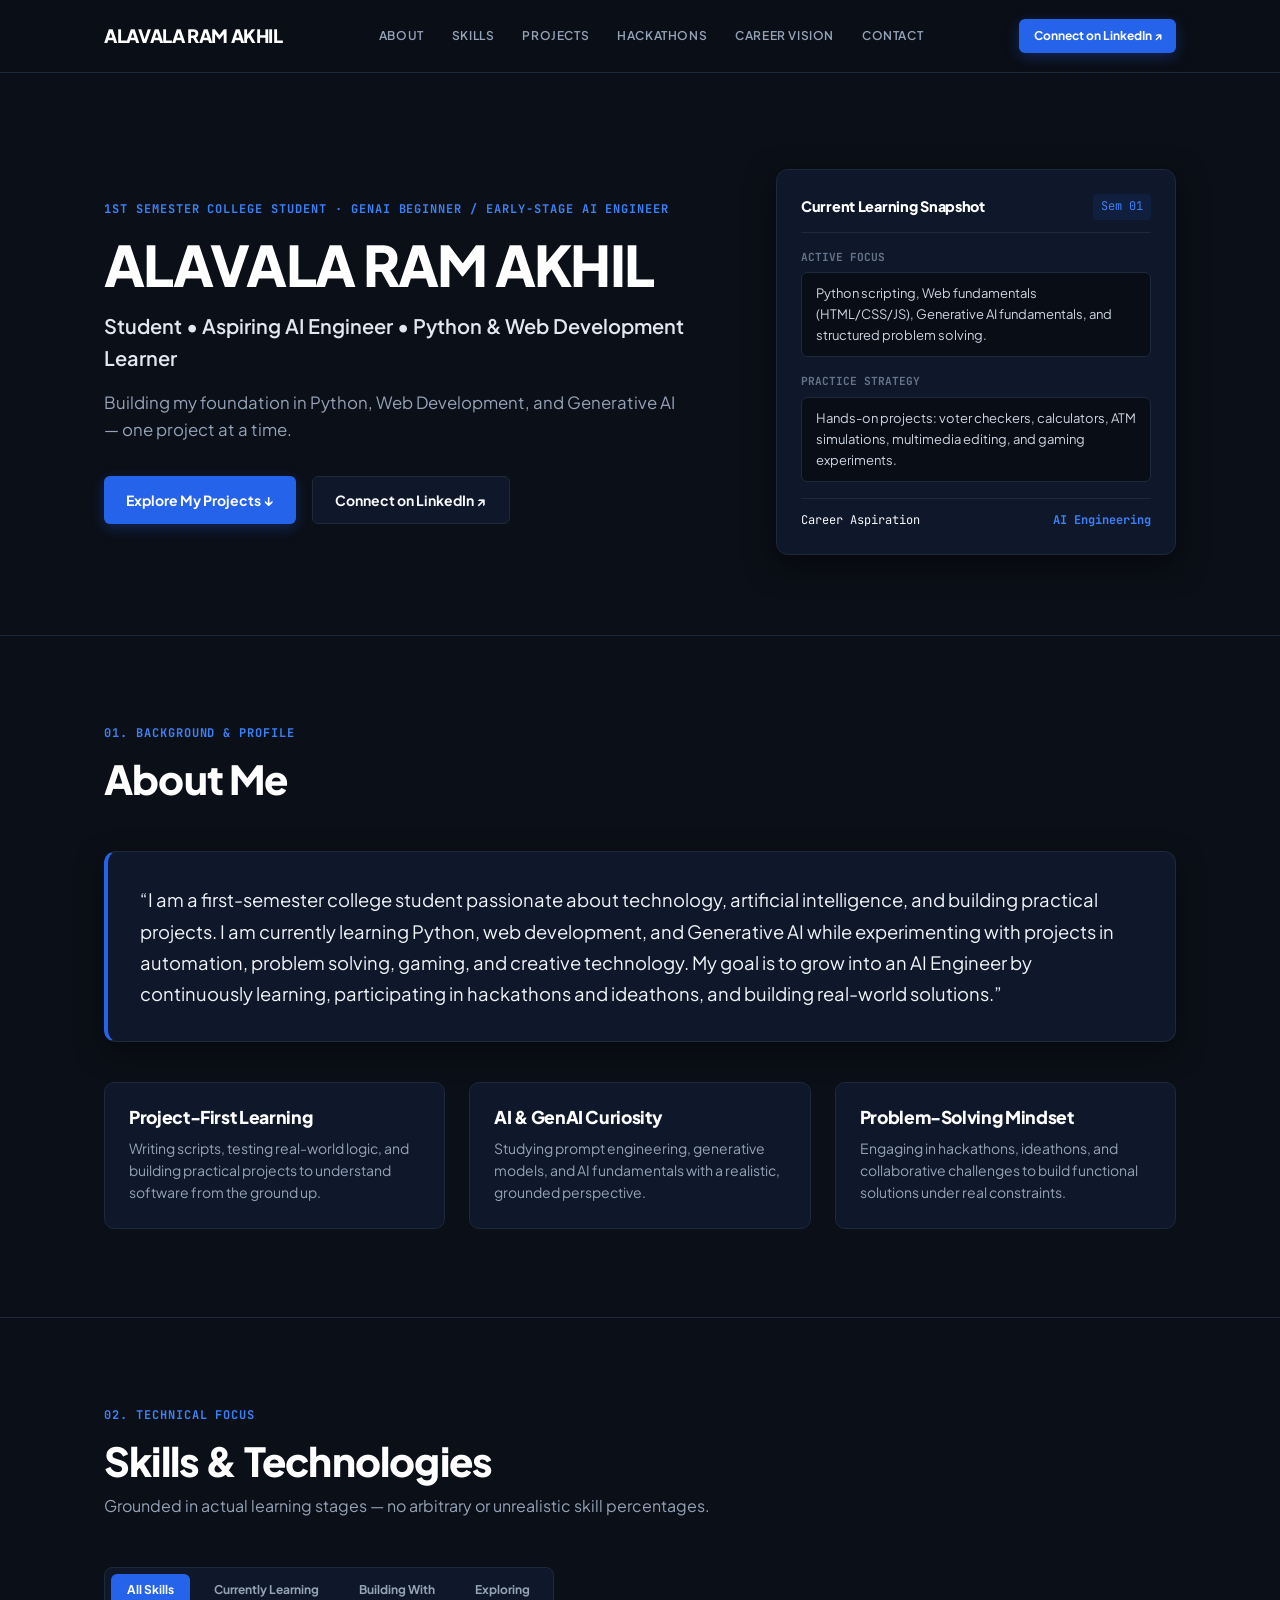
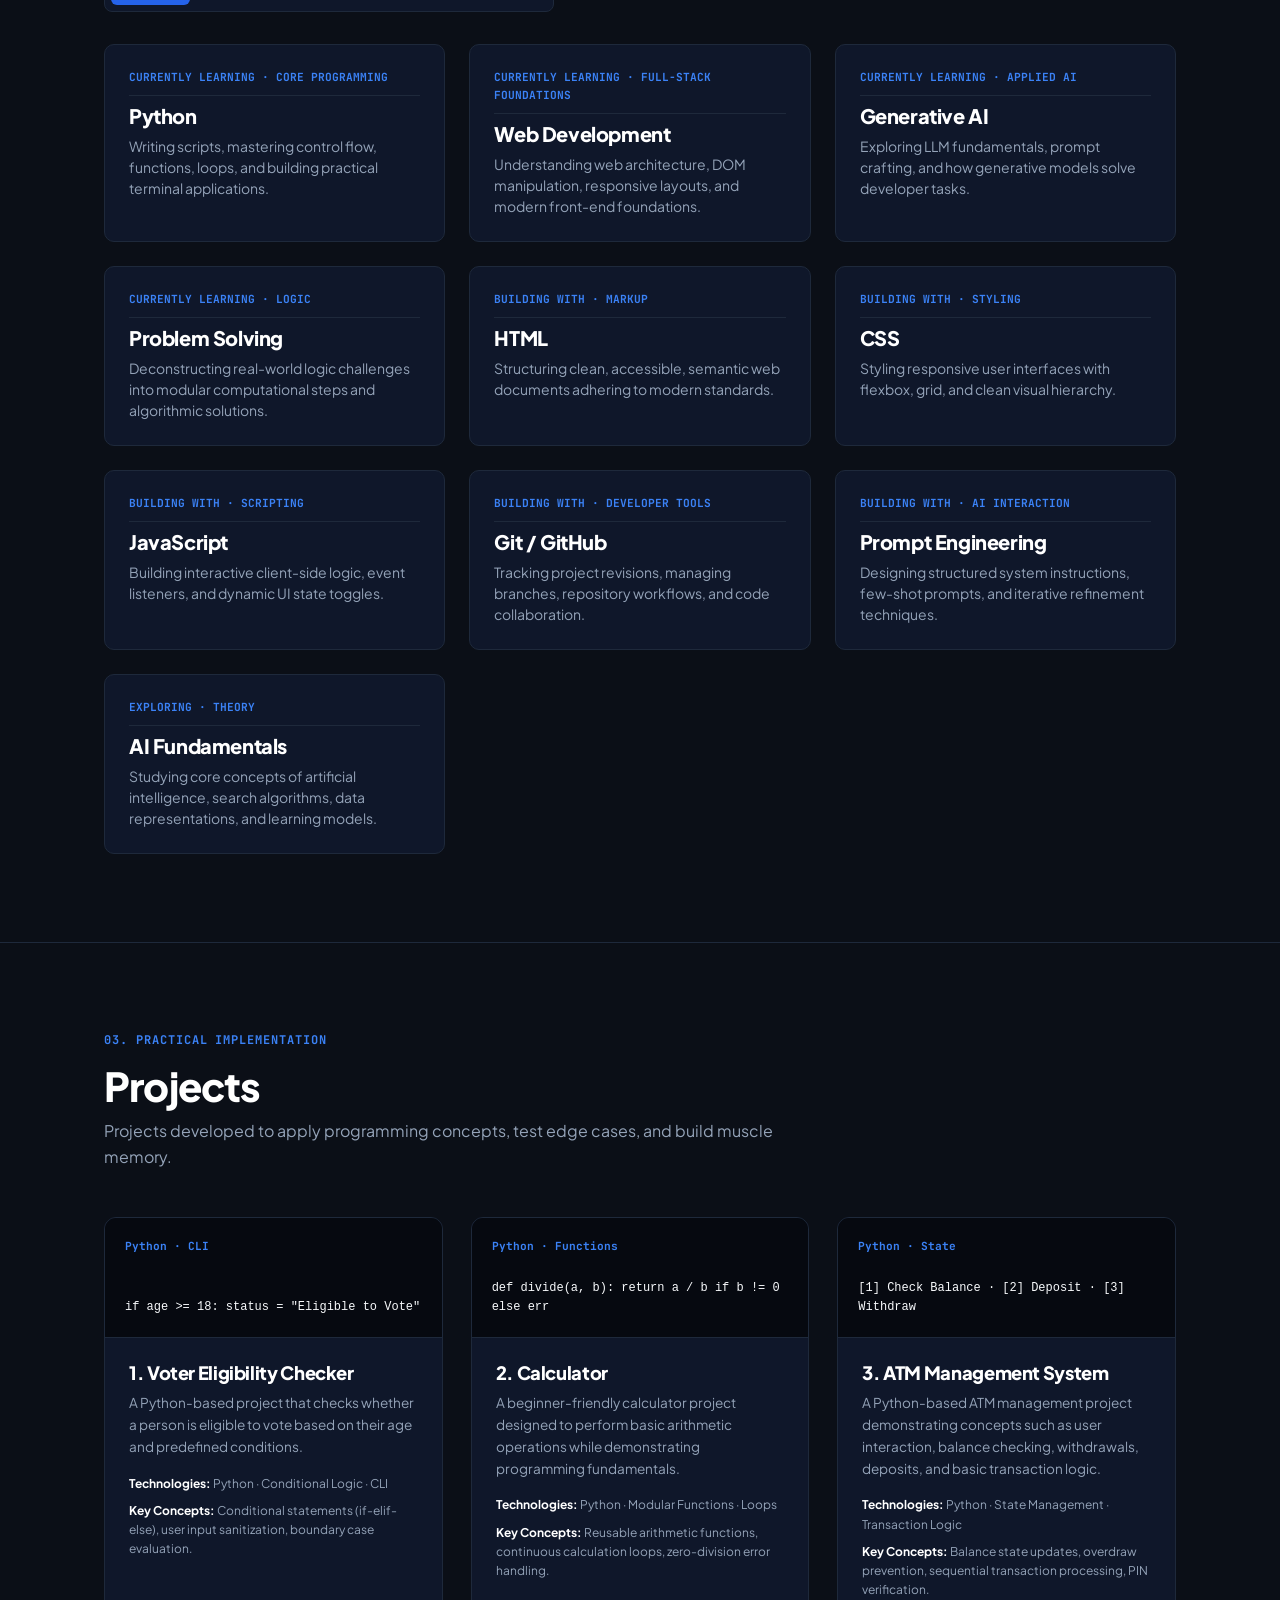
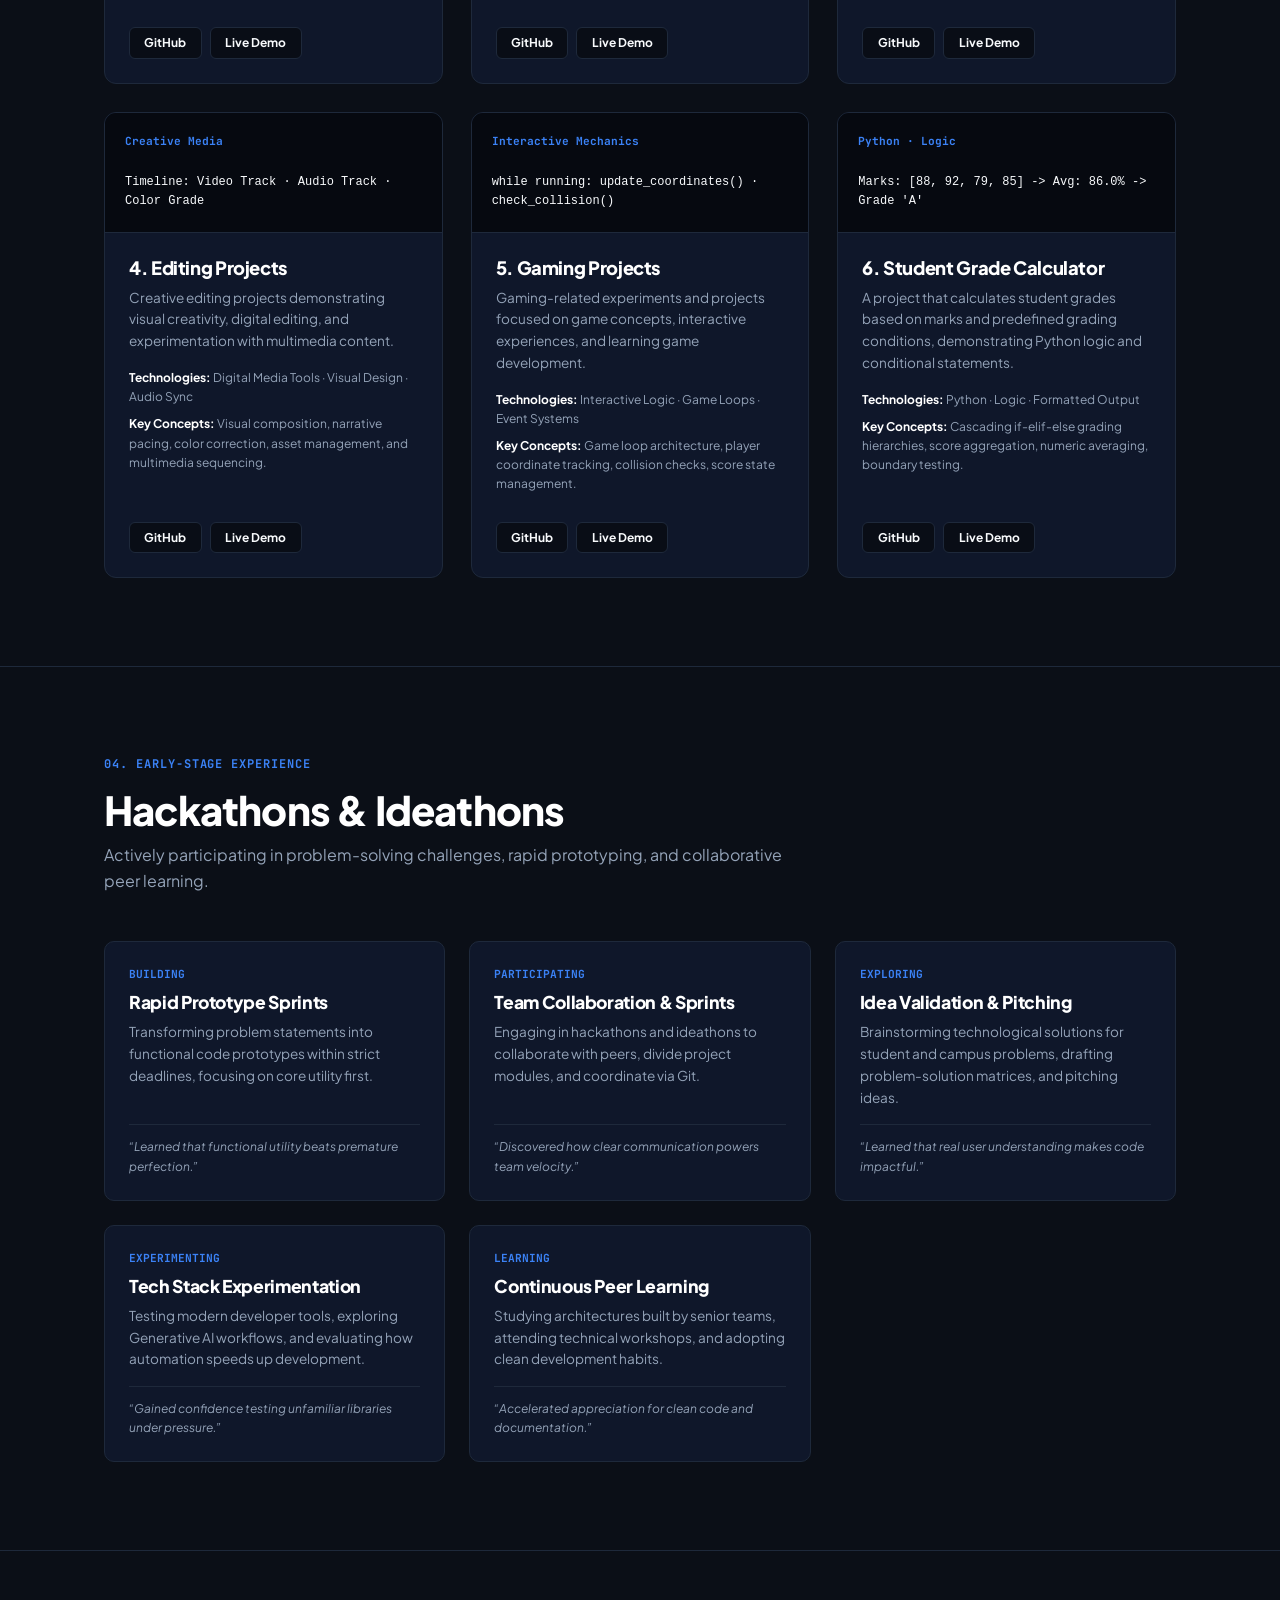
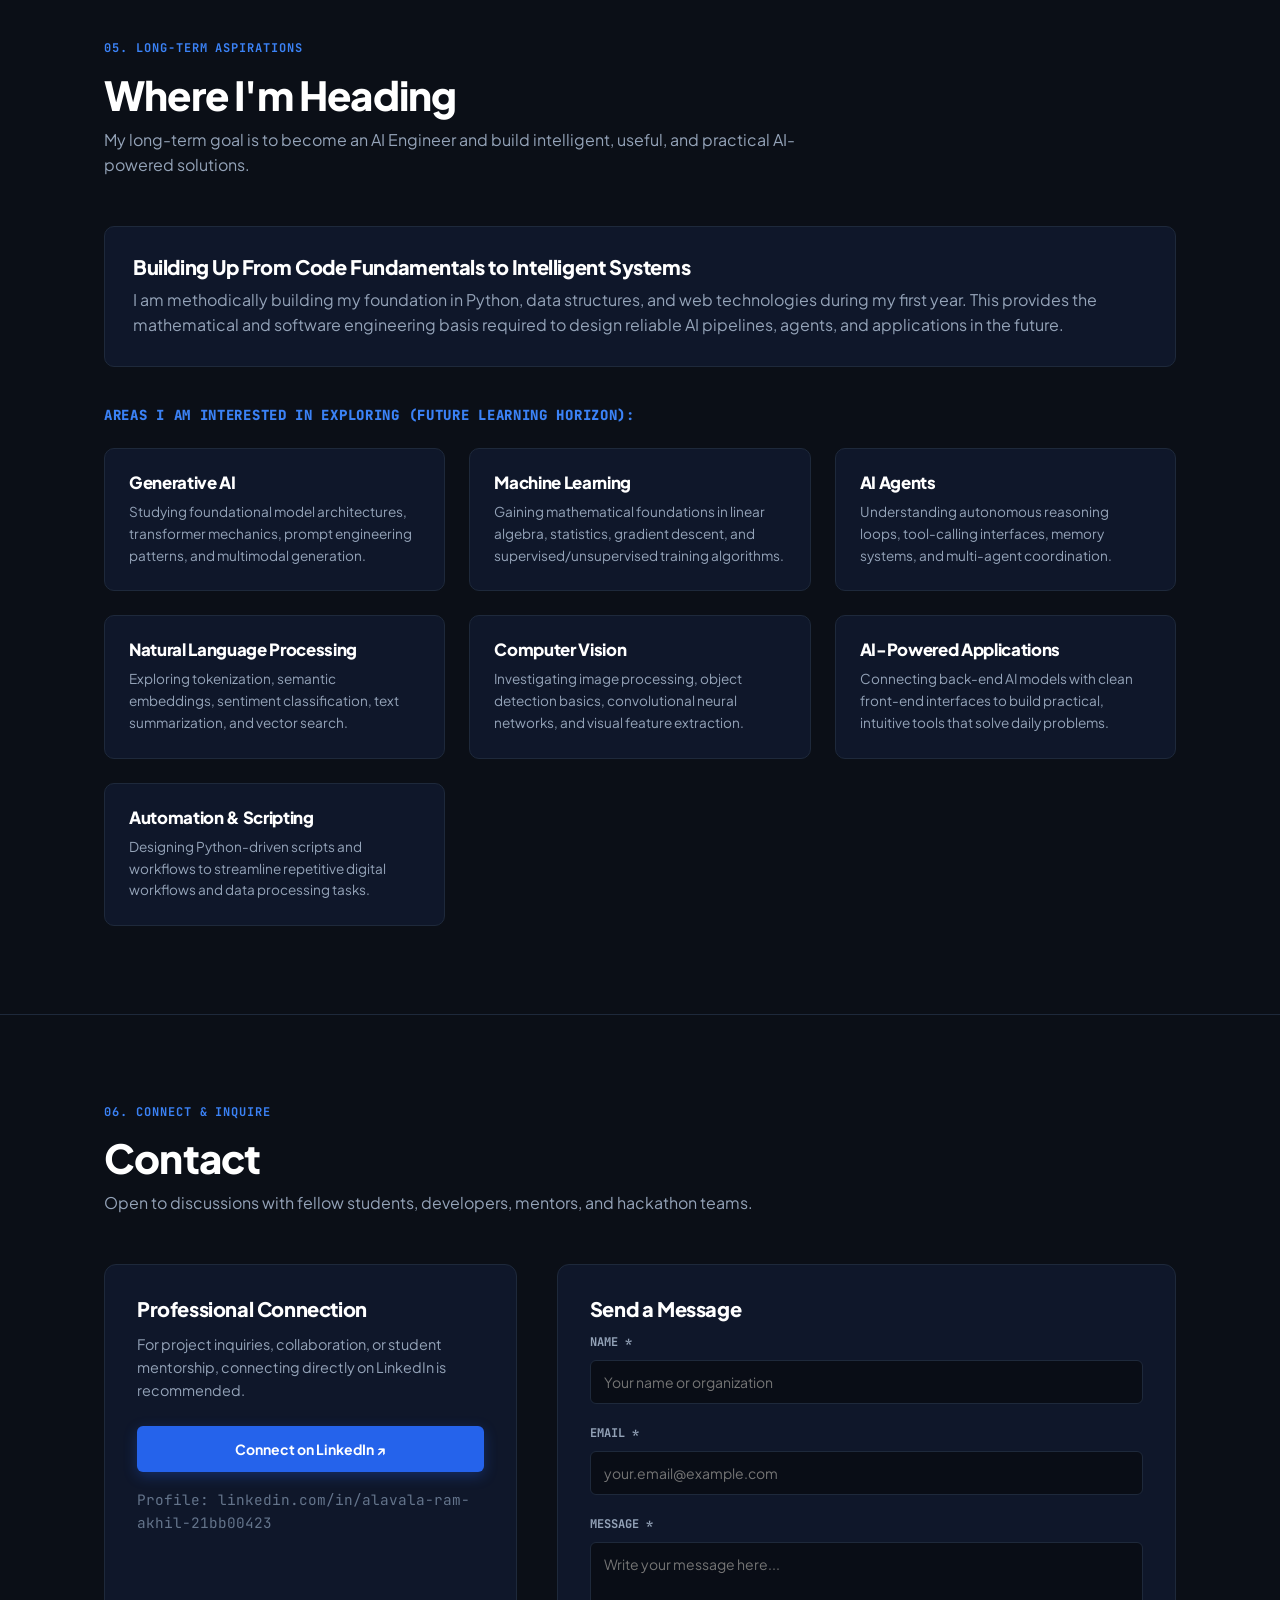
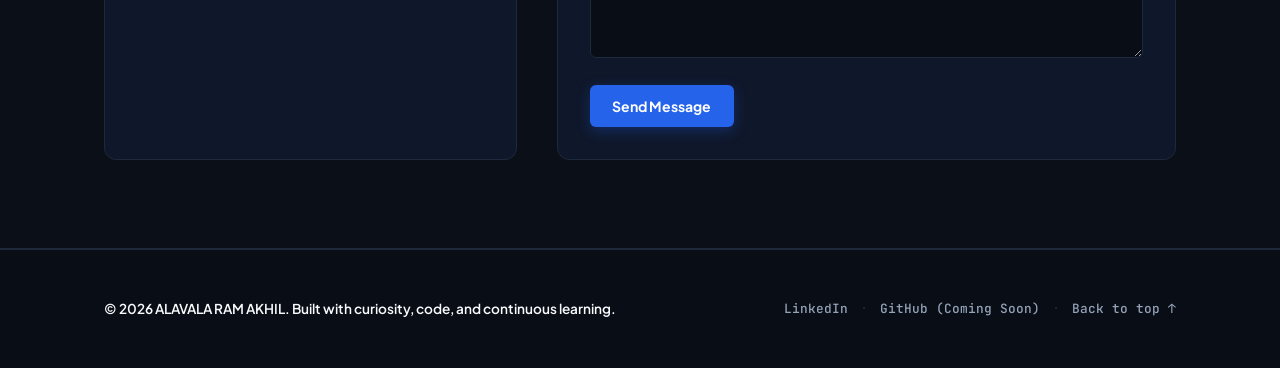
<file: public/standalone/index.html>
<!DOCTYPE html>
<html lang="en">
<head>
  <meta charset="UTF-8">
  <meta name="viewport" content="width=device-width, initial-scale=1.0">
  <title>ALAVALA RAM AKHIL | Aspiring AI Engineer & Student</title>
  <meta name="description" content="Portfolio of ALAVALA RAM AKHIL, a first-semester student learning Python, web development, Generative AI, and building practical technology projects.">
  <meta name="keywords" content="ALAVALA RAM AKHIL, Aspiring AI Engineer, Python, Web Development, Generative AI, Student Portfolio">
  <meta name="author" content="ALAVALA RAM AKHIL">

  <!-- OpenGraph Social Tags -->
  <meta property="og:title" content="ALAVALA RAM AKHIL | Aspiring AI Engineer & Student">
  <meta property="og:description" content="Portfolio of ALAVALA RAM AKHIL, a first-semester student learning Python, web development, Generative AI, and building practical technology projects.">
  <meta property="og:type" content="profile">
  <meta name="twitter:card" content="summary">

  <!-- Google Fonts: Plus Jakarta Sans -->
  <link rel="preconnect" href="https://fonts.googleapis.com">
  <link rel="preconnect" href="https://fonts.gstatic.com" crossorigin>
  <link href="https://fonts.googleapis.com/css2?family=Plus+Jakarta+Sans:wght@400;500;600;700;800&family=JetBrains+Mono:wght@400;500&display=swap" rel="stylesheet">

  <!-- Stylesheet -->
  <link rel="stylesheet" href="style.css">
</head>
<body>

  <!-- ========================================================= -->
  <!-- NAVIGATION BAR (3-Zone Top Bar Contract)                  -->
  <!-- Zone 1: Wordmark | Zone 2: Clean Links | Zone 3: Action   -->
  <!-- ========================================================= -->
  <header class="site-header" id="header">
    <div class="container header-container">
      <!-- Zone 1: Brand Wordmark -->
      <a href="#home" class="brand-name">ALAVALA RAM AKHIL</a>

      <!-- Zone 2: Navigation Links -->
      <nav class="nav-links" id="navLinks">
        <a href="#about" class="nav-link">About</a>
        <a href="#skills" class="nav-link">Skills</a>
        <a href="#projects" class="nav-link">Projects</a>
        <a href="#hackathons" class="nav-link">Hackathons</a>
        <a href="#vision" class="nav-link">Career Vision</a>
        <a href="#contact" class="nav-link">Contact</a>
      </nav>

      <!-- Zone 3: Primary Action & Mobile Menu Toggle -->
      <div class="header-actions">
        <a href="https://www.linkedin.com/in/alavala-ram-akhil-21bb00423" target="_blank" rel="noopener noreferrer" class="btn btn-primary btn-sm">
          Connect on LinkedIn ↗
        </a>
        <button class="mobile-toggle" id="mobileMenuBtn" aria-label="Toggle navigation">
          ☰
        </button>
      </div>
    </div>
  </header>

  <!-- ========================================================= -->
  <!-- HERO SECTION                                              -->
  <!-- Realistic, Student-Friendly, Aspiring AI Engineer         -->
  <!-- ========================================================= -->
  <section class="hero-section" id="home">
    <div class="container hero-container">
      <div class="hero-content">
        <!-- Subtitle Context Line -->
        <p class="hero-tagline">1st Semester College Student · GenAI Beginner / Early-stage AI Engineer</p>

        <!-- Main Heading -->
        <h1 class="hero-title">ALAVALA RAM AKHIL</h1>

        <!-- Subtitle -->
        <p class="hero-subtitle">Student • Aspiring AI Engineer • Python & Web Development Learner</p>

        <!-- Supporting Text -->
        <p class="hero-description">
          Building my foundation in Python, Web Development, and Generative AI — one project at a time.
        </p>

        <!-- Two CTA Buttons -->
        <div class="hero-ctas">
          <a href="#projects" class="btn btn-primary">Explore My Projects ↓</a>
          <a href="https://www.linkedin.com/in/alavala-ram-akhil-21bb00423" target="_blank" rel="noopener noreferrer" class="btn btn-secondary">
            Connect on LinkedIn ↗
          </a>
        </div>
      </div>

      <!-- Quick Snapshot Card -->
      <div class="hero-card">
        <div class="hero-card-header">
          <h3>Current Learning Snapshot</h3>
          <span class="mono-badge">Sem 01</span>
        </div>
        <div class="hero-card-body">
          <div class="snapshot-item">
            <span class="snapshot-label">Active Focus</span>
            <p>Python scripting, Web fundamentals (HTML/CSS/JS), Generative AI fundamentals, and structured problem solving.</p>
          </div>
          <div class="snapshot-item">
            <span class="snapshot-label">Practice Strategy</span>
            <p>Hands-on projects: voter checkers, calculators, ATM simulations, multimedia editing, and gaming experiments.</p>
          </div>
          <div class="snapshot-footer">
            <span>Career Aspiration</span>
            <strong>AI Engineering</strong>
          </div>
        </div>
      </div>
    </div>
  </section>

  <!-- ========================================================= -->
  <!-- ABOUT ME SECTION                                          -->
  <!-- Concise, Authentic, No Exaggerations                      -->
  <!-- ========================================================= -->
  <section class="section about-section" id="about">
    <div class="container">
      <div class="section-header">
        <span class="section-num">01. Background & Profile</span>
        <h2 class="section-title">About Me</h2>
      </div>

      <div class="quote-card">
        <blockquote class="about-quote">
          &ldquo;I am a first-semester college student passionate about technology, artificial intelligence, and building practical projects. I am currently learning Python, web development, and Generative AI while experimenting with projects in automation, problem solving, gaming, and creative technology. My goal is to grow into an AI Engineer by continuously learning, participating in hackathons and ideathons, and building real-world solutions.&rdquo;
        </blockquote>
      </div>

      <div class="pillars-grid">
        <div class="pillar-card">
          <h3>Project-First Learning</h3>
          <p>Writing scripts, testing real-world logic, and building practical projects to understand software from the ground up.</p>
        </div>
        <div class="pillar-card">
          <h3>AI & GenAI Curiosity</h3>
          <p>Studying prompt engineering, generative models, and AI fundamentals with a realistic, grounded perspective.</p>
        </div>
        <div class="pillar-card">
          <h3>Problem-Solving Mindset</h3>
          <p>Engaging in hackathons, ideathons, and collaborative challenges to build functional solutions under real constraints.</p>
        </div>
      </div>
    </div>
  </section>

  <!-- ========================================================= -->
  <!-- SKILLS SECTION                                            -->
  <!-- Categorized: Currently Learning | Building With | Exploring-->
  <!-- ========================================================= -->
  <section class="section skills-section" id="skills">
    <div class="container">
      <div class="section-header">
        <span class="section-num">02. Technical Focus</span>
        <h2 class="section-title">Skills & Technologies</h2>
        <p class="section-desc">Grounded in actual learning stages — no arbitrary or unrealistic skill percentages.</p>
      </div>

      <!-- Segmented Category Filters -->
      <div class="filter-bar">
        <button class="filter-btn active" data-filter="all">All Skills</button>
        <button class="filter-btn" data-filter="Currently Learning">Currently Learning</button>
        <button class="filter-btn" data-filter="Building With">Building With</button>
        <button class="filter-btn" data-filter="Exploring">Exploring</button>
      </div>

      <div class="skills-grid" id="skillsGrid">
        <!-- Rendered dynamically or statically via HTML -->
        <div class="skill-card" data-category="Currently Learning">
          <div class="skill-meta">Currently Learning · Core Programming</div>
          <h3 class="skill-name">Python</h3>
          <p class="skill-text">Writing scripts, mastering control flow, functions, loops, and building practical terminal applications.</p>
        </div>

        <div class="skill-card" data-category="Currently Learning">
          <div class="skill-meta">Currently Learning · Full-stack Foundations</div>
          <h3 class="skill-name">Web Development</h3>
          <p class="skill-text">Understanding web architecture, DOM manipulation, responsive layouts, and modern front-end foundations.</p>
        </div>

        <div class="skill-card" data-category="Currently Learning">
          <div class="skill-meta">Currently Learning · Applied AI</div>
          <h3 class="skill-name">Generative AI</h3>
          <p class="skill-text">Exploring LLM fundamentals, prompt crafting, and how generative models solve developer tasks.</p>
        </div>

        <div class="skill-card" data-category="Currently Learning">
          <div class="skill-meta">Currently Learning · Logic</div>
          <h3 class="skill-name">Problem Solving</h3>
          <p class="skill-text">Deconstructing real-world logic challenges into modular computational steps and algorithmic solutions.</p>
        </div>

        <div class="skill-card" data-category="Building With">
          <div class="skill-meta">Building With · Markup</div>
          <h3 class="skill-name">HTML</h3>
          <p class="skill-text">Structuring clean, accessible, semantic web documents adhering to modern standards.</p>
        </div>

        <div class="skill-card" data-category="Building With">
          <div class="skill-meta">Building With · Styling</div>
          <h3 class="skill-name">CSS</h3>
          <p class="skill-text">Styling responsive user interfaces with flexbox, grid, and clean visual hierarchy.</p>
        </div>

        <div class="skill-card" data-category="Building With">
          <div class="skill-meta">Building With · Scripting</div>
          <h3 class="skill-name">JavaScript</h3>
          <p class="skill-text">Building interactive client-side logic, event listeners, and dynamic UI state toggles.</p>
        </div>

        <div class="skill-card" data-category="Building With">
          <div class="skill-meta">Building With · Developer Tools</div>
          <h3 class="skill-name">Git / GitHub</h3>
          <p class="skill-text">Tracking project revisions, managing branches, repository workflows, and code collaboration.</p>
        </div>

        <div class="skill-card" data-category="Building With">
          <div class="skill-meta">Building With · AI Interaction</div>
          <h3 class="skill-name">Prompt Engineering</h3>
          <p class="skill-text">Designing structured system instructions, few-shot prompts, and iterative refinement techniques.</p>
        </div>

        <div class="skill-card" data-category="Exploring">
          <div class="skill-meta">Exploring · Theory</div>
          <h3 class="skill-name">AI Fundamentals</h3>
          <p class="skill-text">Studying core concepts of artificial intelligence, search algorithms, data representations, and learning models.</p>
        </div>
      </div>
    </div>
  </section>

  <!-- ========================================================= -->
  <!-- PROJECTS SECTION                                          -->
  <!-- 6 Authentic Projects with Key Concepts & Clean Placeholders-->
  <!-- ========================================================= -->
  <section class="section projects-section" id="projects">
    <div class="container">
      <div class="section-header">
        <span class="section-num">03. Practical Implementation</span>
        <h2 class="section-title">Projects</h2>
        <p class="section-desc">Projects developed to apply programming concepts, test edge cases, and build muscle memory.</p>
      </div>

      <div class="projects-grid">
        <!-- Project 1: Voter Eligibility Checker -->
        <article class="project-card">
          <div class="project-preview">
            <span class="preview-tag">Python · CLI</span>
            <code>if age &gt;= 18: status = "Eligible to Vote"</code>
          </div>
          <div class="project-body">
            <h3 class="project-title">1. Voter Eligibility Checker</h3>
            <p class="project-desc">A Python-based project that checks whether a person is eligible to vote based on their age and predefined conditions.</p>
            <div class="project-tech">
              <strong>Technologies:</strong> Python · Conditional Logic · CLI
            </div>
            <div class="project-concepts">
              <strong>Key Concepts:</strong> Conditional statements (if-elif-else), user input sanitization, boundary case evaluation.
            </div>
            <div class="project-actions">
              <button class="btn btn-sm btn-outline placeholder-btn" data-type="repo" data-project="Voter Eligibility Checker">GitHub</button>
              <button class="btn btn-sm btn-outline placeholder-btn" data-type="demo" data-project="Voter Eligibility Checker">Live Demo</button>
            </div>
          </div>
        </article>

        <!-- Project 2: Calculator -->
        <article class="project-card">
          <div class="project-preview">
            <span class="preview-tag">Python · Functions</span>
            <code>def divide(a, b): return a / b if b != 0 else err</code>
          </div>
          <div class="project-body">
            <h3 class="project-title">2. Calculator</h3>
            <p class="project-desc">A beginner-friendly calculator project designed to perform basic arithmetic operations while demonstrating programming fundamentals.</p>
            <div class="project-tech">
              <strong>Technologies:</strong> Python · Modular Functions · Loops
            </div>
            <div class="project-concepts">
              <strong>Key Concepts:</strong> Reusable arithmetic functions, continuous calculation loops, zero-division error handling.
            </div>
            <div class="project-actions">
              <button class="btn btn-sm btn-outline placeholder-btn" data-type="repo" data-project="Calculator">GitHub</button>
              <button class="btn btn-sm btn-outline placeholder-btn" data-type="demo" data-project="Calculator">Live Demo</button>
            </div>
          </div>
        </article>

        <!-- Project 3: ATM Management System -->
        <article class="project-card">
          <div class="project-preview">
            <span class="preview-tag">Python · State</span>
            <code>[1] Check Balance · [2] Deposit · [3] Withdraw</code>
          </div>
          <div class="project-body">
            <h3 class="project-title">3. ATM Management System</h3>
            <p class="project-desc">A Python-based ATM management project demonstrating concepts such as user interaction, balance checking, withdrawals, deposits, and basic transaction logic.</p>
            <div class="project-tech">
              <strong>Technologies:</strong> Python · State Management · Transaction Logic
            </div>
            <div class="project-concepts">
              <strong>Key Concepts:</strong> Balance state updates, overdraw prevention, sequential transaction processing, PIN verification.
            </div>
            <div class="project-actions">
              <button class="btn btn-sm btn-outline placeholder-btn" data-type="repo" data-project="ATM Management System">GitHub</button>
              <button class="btn btn-sm btn-outline placeholder-btn" data-type="demo" data-project="ATM Management System">Live Demo</button>
            </div>
          </div>
        </article>

        <!-- Project 4: Editing Projects -->
        <article class="project-card">
          <div class="project-preview">
            <span class="preview-tag">Creative Media</span>
            <code>Timeline: Video Track · Audio Track · Color Grade</code>
          </div>
          <div class="project-body">
            <h3 class="project-title">4. Editing Projects</h3>
            <p class="project-desc">Creative editing projects demonstrating visual creativity, digital editing, and experimentation with multimedia content.</p>
            <div class="project-tech">
              <strong>Technologies:</strong> Digital Media Tools · Visual Design · Audio Sync
            </div>
            <div class="project-concepts">
              <strong>Key Concepts:</strong> Visual composition, narrative pacing, color correction, asset management, and multimedia sequencing.
            </div>
            <div class="project-actions">
              <button class="btn btn-sm btn-outline placeholder-btn" data-type="repo" data-project="Editing Projects">GitHub</button>
              <button class="btn btn-sm btn-outline placeholder-btn" data-type="demo" data-project="Editing Projects">Live Demo</button>
            </div>
          </div>
        </article>

        <!-- Project 5: Gaming Projects -->
        <article class="project-card">
          <div class="project-preview">
            <span class="preview-tag">Interactive Mechanics</span>
            <code>while running: update_coordinates() · check_collision()</code>
          </div>
          <div class="project-body">
            <h3 class="project-title">5. Gaming Projects</h3>
            <p class="project-desc">Gaming-related experiments and projects focused on game concepts, interactive experiences, and learning game development.</p>
            <div class="project-tech">
              <strong>Technologies:</strong> Interactive Logic · Game Loops · Event Systems
            </div>
            <div class="project-concepts">
              <strong>Key Concepts:</strong> Game loop architecture, player coordinate tracking, collision checks, score state management.
            </div>
            <div class="project-actions">
              <button class="btn btn-sm btn-outline placeholder-btn" data-type="repo" data-project="Gaming Projects">GitHub</button>
              <button class="btn btn-sm btn-outline placeholder-btn" data-type="demo" data-project="Gaming Projects">Live Demo</button>
            </div>
          </div>
        </article>

        <!-- Project 6: Student Grade Calculator -->
        <article class="project-card">
          <div class="project-preview">
            <span class="preview-tag">Python · Logic</span>
            <code>Marks: [88, 92, 79, 85] -&gt; Avg: 86.0% -&gt; Grade 'A'</code>
          </div>
          <div class="project-body">
            <h3 class="project-title">6. Student Grade Calculator</h3>
            <p class="project-desc">A project that calculates student grades based on marks and predefined grading conditions, demonstrating Python logic and conditional statements.</p>
            <div class="project-tech">
              <strong>Technologies:</strong> Python · Logic · Formatted Output
            </div>
            <div class="project-concepts">
              <strong>Key Concepts:</strong> Cascading if-elif-else grading hierarchies, score aggregation, numeric averaging, boundary testing.
            </div>
            <div class="project-actions">
              <button class="btn btn-sm btn-outline placeholder-btn" data-type="repo" data-project="Student Grade Calculator">GitHub</button>
              <button class="btn btn-sm btn-outline placeholder-btn" data-type="demo" data-project="Student Grade Calculator">Live Demo</button>
            </div>
          </div>
        </article>
      </div>
    </div>
  </section>

  <!-- ========================================================= -->
  <!-- HACKATHONS & IDEATHONS SECTION                            -->
  <!-- Exploring · Participating · Building · Learning · Experimenting-->
  <!-- ========================================================= -->
  <section class="section hackathons-section" id="hackathons">
    <div class="container">
      <div class="section-header">
        <span class="section-num">04. Early-Stage Experience</span>
        <h2 class="section-title">Hackathons & Ideathons</h2>
        <p class="section-desc">Actively participating in problem-solving challenges, rapid prototyping, and collaborative peer learning.</p>
      </div>

      <div class="hackathon-grid">
        <div class="hackathon-card">
          <div class="hackathon-action">Building</div>
          <h3>Rapid Prototype Sprints</h3>
          <p>Transforming problem statements into functional code prototypes within strict deadlines, focusing on core utility first.</p>
          <span class="hackathon-takeaway">&ldquo;Learned that functional utility beats premature perfection.&rdquo;</span>
        </div>

        <div class="hackathon-card">
          <div class="hackathon-action">Participating</div>
          <h3>Team Collaboration & Sprints</h3>
          <p>Engaging in hackathons and ideathons to collaborate with peers, divide project modules, and coordinate via Git.</p>
          <span class="hackathon-takeaway">&ldquo;Discovered how clear communication powers team velocity.&rdquo;</span>
        </div>

        <div class="hackathon-card">
          <div class="hackathon-action">Exploring</div>
          <h3>Idea Validation & Pitching</h3>
          <p>Brainstorming technological solutions for student and campus problems, drafting problem-solution matrices, and pitching ideas.</p>
          <span class="hackathon-takeaway">&ldquo;Learned that real user understanding makes code impactful.&rdquo;</span>
        </div>

        <div class="hackathon-card">
          <div class="hackathon-action">Experimenting</div>
          <h3>Tech Stack Experimentation</h3>
          <p>Testing modern developer tools, exploring Generative AI workflows, and evaluating how automation speeds up development.</p>
          <span class="hackathon-takeaway">&ldquo;Gained confidence testing unfamiliar libraries under pressure.&rdquo;</span>
        </div>

        <div class="hackathon-card">
          <div class="hackathon-action">Learning</div>
          <h3>Continuous Peer Learning</h3>
          <p>Studying architectures built by senior teams, attending technical workshops, and adopting clean development habits.</p>
          <span class="hackathon-takeaway">&ldquo;Accelerated appreciation for clean code and documentation.&rdquo;</span>
        </div>
      </div>
    </div>
  </section>

  <!-- ========================================================= -->
  <!-- CAREER VISION SECTION                                     -->
  <!-- "Where I'm Heading"                                       -->
  <!-- ========================================================= -->
  <section class="section vision-section" id="vision">
    <div class="container">
      <div class="section-header">
        <span class="section-num">05. Long-Term Aspirations</span>
        <h2 class="section-title">Where I&apos;m Heading</h2>
        <p class="section-desc">My long-term goal is to become an AI Engineer and build intelligent, useful, and practical AI-powered solutions.</p>
      </div>

      <div class="vision-blueprint-card">
        <h3>Building Up From Code Fundamentals to Intelligent Systems</h3>
        <p>I am methodically building my foundation in Python, data structures, and web technologies during my first year. This provides the mathematical and software engineering basis required to design reliable AI pipelines, agents, and applications in the future.</p>
      </div>

      <h3 class="sub-heading">Areas I Am Interested in Exploring (Future Learning Horizon):</h3>
      <div class="vision-grid">
        <div class="vision-card">
          <h4>Generative AI</h4>
          <p>Studying foundational model architectures, transformer mechanics, prompt engineering patterns, and multimodal generation.</p>
        </div>
        <div class="vision-card">
          <h4>Machine Learning</h4>
          <p>Gaining mathematical foundations in linear algebra, statistics, gradient descent, and supervised/unsupervised training algorithms.</p>
        </div>
        <div class="vision-card">
          <h4>AI Agents</h4>
          <p>Understanding autonomous reasoning loops, tool-calling interfaces, memory systems, and multi-agent coordination.</p>
        </div>
        <div class="vision-card">
          <h4>Natural Language Processing</h4>
          <p>Exploring tokenization, semantic embeddings, sentiment classification, text summarization, and vector search.</p>
        </div>
        <div class="vision-card">
          <h4>Computer Vision</h4>
          <p>Investigating image processing, object detection basics, convolutional neural networks, and visual feature extraction.</p>
        </div>
        <div class="vision-card">
          <h4>AI-Powered Applications</h4>
          <p>Connecting back-end AI models with clean front-end interfaces to build practical, intuitive tools that solve daily problems.</p>
        </div>
        <div class="vision-card">
          <h4>Automation & Scripting</h4>
          <p>Designing Python-driven scripts and workflows to streamline repetitive digital workflows and data processing tasks.</p>
        </div>
      </div>
    </div>
  </section>

  <!-- ========================================================= -->
  <!-- CONTACT SECTION                                           -->
  <!-- Clean Form: Name, Email, Message + Send Message Button    -->
  <!-- ========================================================= -->
  <section class="section contact-section" id="contact">
    <div class="container">
      <div class="section-header">
        <span class="section-num">06. Connect & Inquire</span>
        <h2 class="section-title">Contact</h2>
        <p class="section-desc">Open to discussions with fellow students, developers, mentors, and hackathon teams.</p>
      </div>

      <div class="contact-grid">
        <div class="contact-info-card">
          <h3>Professional Connection</h3>
          <p>For project inquiries, collaboration, or student mentorship, connecting directly on LinkedIn is recommended.</p>
          <a href="https://www.linkedin.com/in/alavala-ram-akhil-21bb00423" target="_blank" rel="noopener noreferrer" class="btn btn-primary btn-block">
            Connect on LinkedIn ↗
          </a>
          <p class="contact-note">Profile: linkedin.com/in/alavala-ram-akhil-21bb00423</p>
        </div>

        <div class="contact-form-card">
          <h3>Send a Message</h3>
          <form id="contactForm">
            <div class="form-group">
              <label for="contactName">Name *</label>
              <input type="text" id="contactName" name="name" required placeholder="Your name or organization">
            </div>
            <div class="form-group">
              <label for="contactEmail">Email *</label>
              <input type="email" id="contactEmail" name="email" required placeholder="your.email@example.com">
            </div>
            <div class="form-group">
              <label for="contactMessage">Message *</label>
              <textarea id="contactMessage" name="message" rows="5" required placeholder="Write your message here..."></textarea>
            </div>
            <button type="submit" class="btn btn-primary">Send Message</button>
          </form>
          <div id="formSuccessNotice" class="form-notice hidden">
            <strong>Message Draft Prepared!</strong> Thank you for reaching out. You can also connect directly via LinkedIn.
          </div>
        </div>
      </div>
    </div>
  </section>

  <!-- ========================================================= -->
  <!-- FOOTER                                                    -->
  <!-- Exact required copyright string                           -->
  <!-- ========================================================= -->
  <footer class="site-footer">
    <div class="container footer-container">
      <p class="footer-copy">© 2026 ALAVALA RAM AKHIL. Built with curiosity, code, and continuous learning.</p>
      <div class="footer-links">
        <a href="https://www.linkedin.com/in/alavala-ram-akhil-21bb00423" target="_blank" rel="noopener noreferrer">LinkedIn</a>
        <span class="sep">·</span>
        <button class="footer-btn placeholder-btn" data-type="repo" data-project="Portfolio Repository">GitHub (Coming Soon)</button>
        <span class="sep">·</span>
        <a href="#home">Back to top ↑</a>
      </div>
    </div>
  </footer>

  <!-- Modal for Repository / Demo Placeholders -->
  <div class="modal-overlay hidden" id="noticeModal">
    <div class="modal-box">
      <h3 id="modalTitle">Project Status Notice</h3>
      <p id="modalBody">As a first-semester student, Ram Akhil is actively testing and documenting this project before publishing it to GitHub.</p>
      <div class="modal-actions">
        <a href="https://www.linkedin.com/in/alavala-ram-akhil-21bb00423" target="_blank" rel="noopener noreferrer" class="btn btn-primary btn-sm">Connect on LinkedIn ↗</a>
        <button class="btn btn-secondary btn-sm" id="closeModalBtn">Close</button>
      </div>
    </div>
  </div>

  <script src="script.js"></script>
</body>
</html>
</file>
<file: public/standalone/style.css>
/* =========================================================
   PORTFOLIO STYLESHEET: ALAVALA RAM AKHIL
   Heroic Dark Aesthetic: Midnight Charcoal & Deep Tech Blue
   Strictly Zero Neon Colors. High-Contrast Architectural Palette.
   ========================================================= */

:root {
  --bg-main: #0b0f17;
  --bg-card: #0f172a;
  --bg-subtle: #090d16;
  --border-color: #1e293b;
  --border-hover: #334155;
  --text-main: #f8fafc;
  --text-muted: #94a3b8;
  --text-subtle: #64748b;
  --accent-color: #2563eb;
  --accent-hover: #3b82f6;
  --font-sans: 'Plus Jakarta Sans', -apple-system, BlinkMacSystemFont, "Segoe UI", Roboto, sans-serif;
  --font-mono: 'JetBrains Mono', monospace;
  --container-max: 1120px;
}

* {
  box-sizing: border-box;
  margin: 0;
  padding: 0;
}

html {
  scroll-behavior: smooth;
  font-size: 16px;
}

body {
  font-family: var(--font-sans);
  background-color: var(--bg-main);
  color: var(--text-main);
  line-height: 1.6;
  -webkit-font-smoothing: antialiased;
}

/* Container */
.container {
  width: 100%;
  max-width: var(--container-max);
  margin: 0 auto;
  padding: 0 1.5rem;
}

/* Typography Helpers */
h1, h2, h3, h4 {
  color: #ffffff;
  font-weight: 800;
  line-height: 1.2;
  letter-spacing: -0.02em;
}

p {
  color: var(--text-muted);
}

a {
  color: inherit;
  text-decoration: none;
}

/* =========================================================
   HEADER & NAVIGATION
   ========================================================= */
.site-header {
  position: sticky;
  top: 0;
  z-index: 100;
  background-color: rgba(11, 15, 23, 0.85);
  backdrop-filter: blur(12px);
  border-bottom: 1px solid var(--border-color);
}

.header-container {
  height: 4.5rem;
  display: flex;
  align-items: center;
  justify-content: space-between;
}

.brand-name {
  font-size: 1.15rem;
  font-weight: 800;
  letter-spacing: -0.02em;
  color: #ffffff;
  display: flex;
  align-items: center;
  gap: 0.5rem;
}

.brand-name:hover {
  color: var(--accent-hover);
}

.nav-links {
  display: flex;
  align-items: center;
  gap: 1.75rem;
}

.nav-link {
  font-size: 0.75rem;
  font-weight: 600;
  text-transform: uppercase;
  letter-spacing: 0.05em;
  color: var(--text-muted);
  transition: color 0.15s ease;
}

.nav-link:hover {
  color: #ffffff;
}

.header-actions {
  display: flex;
  align-items: center;
  gap: 0.75rem;
}

.mobile-toggle {
  display: none;
  background: var(--bg-card);
  border: 1px solid var(--border-color);
  border-radius: 6px;
  padding: 0.4rem 0.6rem;
  font-size: 1.1rem;
  cursor: pointer;
  color: #ffffff;
}

/* =========================================================
   BUTTONS
   ========================================================= */
.btn {
  display: inline-flex;
  align-items: center;
  justify-content: center;
  padding: 0.75rem 1.4rem;
  font-size: 0.875rem;
  font-weight: 700;
  border-radius: 6px;
  transition: all 0.15s ease;
  cursor: pointer;
  text-align: center;
  border: none;
  font-family: inherit;
}

.btn-primary {
  background-color: var(--accent-color);
  color: #ffffff;
  box-shadow: 0 4px 14px rgba(37, 99, 235, 0.3);
}

.btn-primary:hover {
  background-color: var(--accent-hover);
}

.btn-secondary {
  background-color: var(--bg-card);
  color: var(--text-main);
  border: 1px solid var(--border-color);
}

.btn-secondary:hover {
  background-color: #1e293b;
  color: #ffffff;
}

.btn-sm {
  padding: 0.45rem 0.9rem;
  font-size: 0.75rem;
}

.btn-outline {
  background-color: var(--bg-subtle);
  border: 1px solid var(--border-color);
  color: var(--text-main);
}

.btn-outline:hover {
  background-color: var(--bg-card);
  border-color: var(--border-hover);
}

.btn-block {
  width: 100%;
}

/* =========================================================
   HERO SECTION
   ========================================================= */
.hero-section {
  padding: 6rem 0 5rem;
  border-bottom: 1px solid var(--border-color);
  position: relative;
}

.hero-container {
  display: grid;
  grid-template-columns: 1fr 400px;
  gap: 3rem;
  align-items: center;
}

.hero-tagline {
  font-size: 0.75rem;
  font-family: var(--font-mono);
  font-weight: 700;
  text-transform: uppercase;
  letter-spacing: 0.08em;
  color: var(--accent-hover);
  margin-bottom: 1rem;
}

.hero-title {
  font-size: 3.5rem;
  font-weight: 900;
  letter-spacing: -0.03em;
  line-height: 1.05;
  margin-bottom: 1rem;
}

.hero-subtitle {
  font-size: 1.25rem;
  font-weight: 600;
  color: #e2e8f0;
  margin-bottom: 1rem;
}

.hero-description {
  font-size: 1.05rem;
  line-height: 1.6;
  max-width: 580px;
  margin-bottom: 2rem;
  color: var(--text-muted);
}

.hero-ctas {
  display: flex;
  flex-wrap: wrap;
  gap: 1rem;
}

.hero-card {
  background-color: var(--bg-card);
  border: 1px solid var(--border-color);
  border-radius: 12px;
  padding: 1.5rem;
  box-shadow: 0 10px 30px rgba(0, 0, 0, 0.5);
}

.hero-card-header {
  display: flex;
  justify-content: space-between;
  align-items: center;
  border-bottom: 1px solid var(--border-color);
  padding-bottom: 0.75rem;
  margin-bottom: 1rem;
}

.hero-card-header h3 {
  font-size: 0.9rem;
}

.mono-badge {
  font-family: var(--font-mono);
  font-size: 0.75rem;
  color: var(--accent-hover);
  background: rgba(37, 99, 235, 0.1);
  padding: 0.2rem 0.5rem;
  border-radius: 4px;
}

.snapshot-item {
  margin-bottom: 1rem;
}

.snapshot-label {
  display: block;
  font-size: 0.7rem;
  font-family: var(--font-mono);
  font-weight: 700;
  text-transform: uppercase;
  color: var(--text-subtle);
  margin-bottom: 0.35rem;
}

.snapshot-item p {
  font-size: 0.8125rem;
  background-color: var(--bg-subtle);
  padding: 0.65rem 0.85rem;
  border-radius: 6px;
  border: 1px solid var(--border-color);
  color: #cbd5e1;
}

.snapshot-footer {
  display: flex;
  justify-content: space-between;
  font-size: 0.75rem;
  border-top: 1px solid var(--border-color);
  padding-top: 0.75rem;
  font-family: var(--font-mono);
}

.snapshot-footer strong {
  color: var(--accent-hover);
}

/* =========================================================
   COMMON SECTION STYLES
   ========================================================= */
.section {
  padding: 5.5rem 0;
  border-bottom: 1px solid var(--border-color);
}

.section-header {
  margin-bottom: 3rem;
  max-width: 700px;
}

.section-num {
  display: block;
  font-size: 0.75rem;
  font-family: var(--font-mono);
  font-weight: 700;
  text-transform: uppercase;
  letter-spacing: 0.08em;
  color: var(--accent-hover);
  margin-bottom: 0.75rem;
}

.section-title {
  font-size: 2.5rem;
  font-weight: 900;
  letter-spacing: -0.02em;
  margin-bottom: 0.5rem;
}

.section-desc {
  font-size: 1rem;
  color: var(--text-muted);
}

/* =========================================================
   ABOUT SECTION
   ========================================================= */
.quote-card {
  background-color: var(--bg-card);
  border: 1px solid var(--border-color);
  border-left: 4px solid var(--accent-color);
  border-radius: 12px;
  padding: 2rem;
  margin-bottom: 2.5rem;
  box-shadow: 0 10px 30px rgba(0, 0, 0, 0.4);
}

.about-quote {
  font-size: 1.15rem;
  color: #f1f5f9;
  line-height: 1.7;
}

.pillars-grid {
  display: grid;
  grid-template-columns: repeat(3, 1fr);
  gap: 1.5rem;
}

.pillar-card {
  background-color: var(--bg-card);
  border: 1px solid var(--border-color);
  border-radius: 10px;
  padding: 1.5rem;
}

.pillar-card h3 {
  font-size: 1.1rem;
  margin-bottom: 0.5rem;
}

.pillar-card p {
  font-size: 0.875rem;
}

/* =========================================================
   SKILLS SECTION
   ========================================================= */
.filter-bar {
  display: flex;
  gap: 0.5rem;
  background-color: var(--bg-card);
  padding: 0.4rem;
  border-radius: 8px;
  border: 1px solid var(--border-color);
  width: fit-content;
  margin-bottom: 2rem;
}

.filter-btn {
  background: none;
  border: none;
  font-family: inherit;
  font-size: 0.75rem;
  font-weight: 700;
  padding: 0.5rem 1rem;
  border-radius: 6px;
  cursor: pointer;
  color: var(--text-muted);
}

.filter-btn.active {
  background-color: var(--accent-color);
  color: #ffffff;
}

.skills-grid {
  display: grid;
  grid-template-columns: repeat(3, 1fr);
  gap: 1.5rem;
}

.skill-card {
  background-color: var(--bg-card);
  border: 1px solid var(--border-color);
  border-radius: 10px;
  padding: 1.5rem;
  transition: transform 0.15s ease;
}

.skill-card:hover {
  transform: translateY(-2px);
  border-color: var(--border-hover);
}

.skill-meta {
  font-size: 0.7rem;
  font-family: var(--font-mono);
  font-weight: 700;
  text-transform: uppercase;
  color: var(--accent-hover);
  margin-bottom: 0.5rem;
  border-bottom: 1px solid var(--border-color);
  padding-bottom: 0.5rem;
}

.skill-name {
  font-size: 1.25rem;
  margin-bottom: 0.5rem;
}

.skill-text {
  font-size: 0.875rem;
  line-height: 1.5;
}

/* =========================================================
   PROJECTS SECTION
   ========================================================= */
.projects-grid {
  display: grid;
  grid-template-columns: repeat(3, 1fr);
  gap: 1.75rem;
}

.project-card {
  background-color: var(--bg-card);
  border: 1px solid var(--border-color);
  border-radius: 12px;
  overflow: hidden;
  display: flex;
  flex-direction: column;
  transition: transform 0.15s ease;
}

.project-card:hover {
  transform: translateY(-3px);
  border-color: var(--border-hover);
}

.project-preview {
  background-color: #060910;
  color: #f8fafc;
  padding: 1.25rem;
  font-family: var(--font-mono);
  font-size: 0.75rem;
  height: 120px;
  display: flex;
  flex-direction: column;
  justify-content: space-between;
  border-bottom: 1px solid var(--border-color);
}

.preview-tag {
  color: var(--accent-hover);
  font-size: 0.7rem;
  font-weight: 700;
}

.project-body {
  padding: 1.5rem;
  display: flex;
  flex-direction: column;
  flex-grow: 1;
}

.project-title {
  font-size: 1.15rem;
  margin-bottom: 0.5rem;
}

.project-desc {
  font-size: 0.85rem;
  margin-bottom: 1rem;
}

.project-tech, .project-concepts {
  font-size: 0.75rem;
  margin-bottom: 0.5rem;
  color: var(--text-muted);
}

.project-tech strong, .project-concepts strong {
  color: #ffffff;
}

.project-actions {
  margin-top: auto;
  padding-top: 1.25rem;
  display: flex;
  gap: 0.5rem;
}

/* =========================================================
   HACKATHONS SECTION
   ========================================================= */
.hackathon-grid {
  display: grid;
  grid-template-columns: repeat(3, 1fr);
  gap: 1.5rem;
}

.hackathon-card {
  background-color: var(--bg-card);
  border: 1px solid var(--border-color);
  border-radius: 10px;
  padding: 1.5rem;
  display: flex;
  flex-direction: column;
}

.hackathon-action {
  font-size: 0.7rem;
  font-family: var(--font-mono);
  font-weight: 700;
  text-transform: uppercase;
  color: var(--accent-hover);
  margin-bottom: 0.5rem;
}

.hackathon-card h3 {
  font-size: 1.1rem;
  margin-bottom: 0.5rem;
}

.hackathon-card p {
  font-size: 0.85rem;
  margin-bottom: 1rem;
}

.hackathon-takeaway {
  margin-top: auto;
  font-size: 0.75rem;
  font-style: italic;
  color: var(--text-muted);
  border-top: 1px solid var(--border-color);
  padding-top: 0.75rem;
}

/* =========================================================
   CAREER VISION SECTION
   ========================================================= */
.vision-blueprint-card {
  background-color: var(--bg-card);
  border: 1px solid var(--border-color);
  border-radius: 10px;
  padding: 1.75rem;
  margin-bottom: 2.5rem;
}

.vision-blueprint-card h3 {
  font-size: 1.25rem;
  margin-bottom: 0.5rem;
}

.sub-heading {
  font-size: 0.875rem;
  font-family: var(--font-mono);
  text-transform: uppercase;
  letter-spacing: 0.05em;
  color: var(--accent-hover);
  margin-bottom: 1.5rem;
}

.vision-grid {
  display: grid;
  grid-template-columns: repeat(3, 1fr);
  gap: 1.5rem;
}

.vision-card {
  background-color: var(--bg-card);
  border: 1px solid var(--border-color);
  border-radius: 10px;
  padding: 1.5rem;
}

.vision-card h4 {
  font-size: 1.05rem;
  margin-bottom: 0.5rem;
}

.vision-card p {
  font-size: 0.85rem;
}

/* =========================================================
   CONTACT SECTION
   ========================================================= */
.contact-grid {
  display: grid;
  grid-template-columns: 1fr 1.5fr;
  gap: 2.5rem;
}

.contact-info-card, .contact-form-card {
  background-color: var(--bg-card);
  border: 1px solid var(--border-color);
  border-radius: 12px;
  padding: 2rem;
}

.contact-info-card h3, .contact-form-card h3 {
  font-size: 1.25rem;
  margin-bottom: 0.75rem;
}

.contact-info-card p {
  font-size: 0.9rem;
  margin-bottom: 1.5rem;
}

.contact-note {
  font-size: 0.75rem;
  color: var(--text-subtle);
  margin-top: 1rem;
  font-family: var(--font-mono);
}

.form-group {
  margin-bottom: 1.25rem;
}

.form-group label {
  display: block;
  font-size: 0.75rem;
  font-family: var(--font-mono);
  font-weight: 700;
  text-transform: uppercase;
  color: var(--text-muted);
  margin-bottom: 0.5rem;
}

.form-group input, .form-group textarea {
  width: 100%;
  padding: 0.75rem 0.85rem;
  border: 1px solid var(--border-color);
  border-radius: 6px;
  background-color: var(--bg-subtle);
  font-family: inherit;
  font-size: 0.875rem;
  color: #ffffff;
}

.form-group input:focus, .form-group textarea:focus {
  outline: none;
  border-color: var(--accent-hover);
  background-color: #0b0f17;
}

.form-notice {
  margin-top: 1rem;
  padding: 0.85rem;
  background-color: rgba(6, 95, 70, 0.2);
  border: 1px solid rgba(16, 185, 129, 0.4);
  color: #34d399;
  border-radius: 6px;
  font-size: 0.85rem;
}

.hidden {
  display: none !important;
}

/* =========================================================
   FOOTER
   ========================================================= */
.site-footer {
  background-color: var(--bg-subtle);
  border-top: 1px solid var(--border-color);
  padding: 3rem 0;
}

.footer-container {
  display: flex;
  justify-content: space-between;
  align-items: center;
  font-size: 0.85rem;
}

.footer-copy {
  color: var(--text-main);
  font-weight: 600;
}

.footer-links {
  display: flex;
  align-items: center;
  gap: 0.75rem;
  font-family: var(--font-mono);
}

.footer-links a, .footer-btn {
  color: var(--text-muted);
  font-size: 0.8rem;
  font-weight: 500;
  background: none;
  border: none;
  cursor: pointer;
  font-family: inherit;
}

.footer-links a:hover, .footer-btn:hover {
  color: #ffffff;
}

.sep {
  color: var(--border-color);
}

/* =========================================================
   MODAL
   ========================================================= */
.modal-overlay {
  position: fixed;
  inset: 0;
  background-color: rgba(0, 0, 0, 0.85);
  backdrop-filter: blur(8px);
  z-index: 200;
  display: flex;
  align-items: center;
  justify-content: center;
  padding: 1rem;
}

.modal-box {
  background-color: var(--bg-card);
  border: 1px solid var(--border-color);
  border-radius: 12px;
  max-width: 440px;
  width: 100%;
  padding: 2rem;
  box-shadow: 0 20px 40px rgba(0, 0, 0, 0.6);
}

.modal-box h3 {
  font-size: 1.25rem;
  margin-bottom: 0.75rem;
}

.modal-box p {
  font-size: 0.85rem;
  line-height: 1.6;
  margin-bottom: 1.5rem;
}

.modal-actions {
  display: flex;
  gap: 0.75rem;
  justify-content: flex-end;
}

/* =========================================================
   RESPONSIVENESS
   ========================================================= */
@media (max-width: 900px) {
  .hero-container {
    grid-template-columns: 1fr;
  }
  .skills-grid, .projects-grid, .hackathon-grid, .vision-grid, .pillars-grid {
    grid-template-columns: repeat(2, 1fr);
  }
  .contact-grid {
    grid-template-columns: 1fr;
  }
}

@media (max-width: 680px) {
  .hero-title {
    font-size: 2.5rem;
  }
  .nav-links {
    display: none;
    position: absolute;
    top: 4.5rem;
    left: 0;
    right: 0;
    background-color: var(--bg-card);
    flex-direction: column;
    padding: 1.5rem;
    border-bottom: 1px solid var(--border-color);
    box-shadow: 0 10px 20px rgba(0, 0, 0, 0.5);
  }
  .nav-links.open {
    display: flex;
  }
  .mobile-toggle {
    display: block;
  }
  .skills-grid, .projects-grid, .hackathon-grid, .vision-grid, .pillars-grid {
    grid-template-columns: 1fr;
  }
  .filter-bar {
    overflow-x: auto;
    width: 100%;
  }
  .footer-container {
    flex-direction: column;
    gap: 1rem;
    text-align: center;
  }
}
</file>
